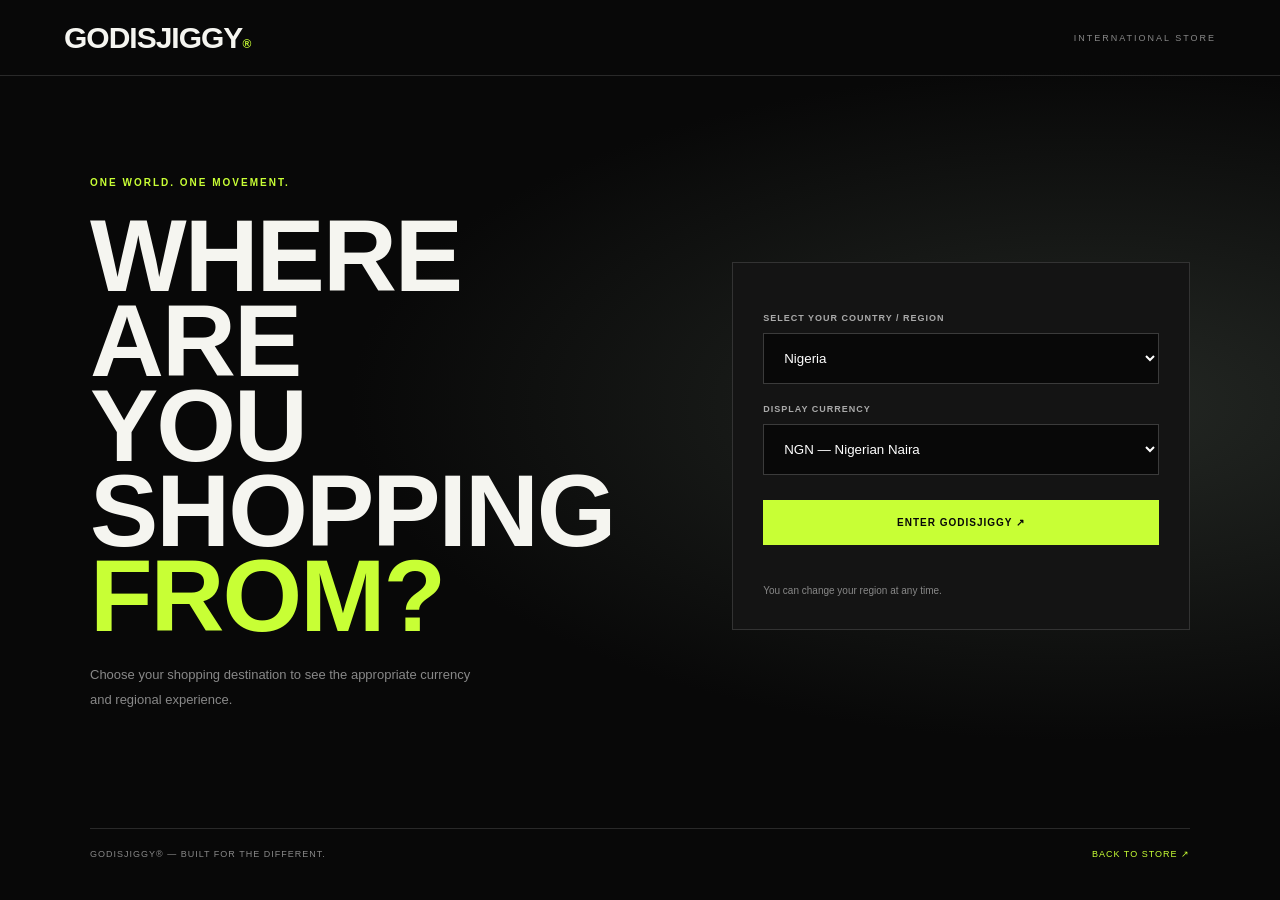
<file: index.html>
<!DOCTYPE html>
<html lang="en">
<head>
  <meta charset="UTF-8">
  <meta name="viewport" content="width=device-width, initial-scale=1.0">
  <meta name="theme-color" content="#080808">

  <meta name="description" content="GODISJIGGY® — Beyond fashion. A lifestyle. Discover exclusive streetwear, footwear, bags, accessories and the JIGGY universe.">

  <meta property="og:title" content="GODISJIGGY® — Beyond Fashion">
  <meta property="og:description" content="For the ones who move differently. Enter the JIGGY universe.">
  <meta property="og:type" content="website">

  <title>GODISJIGGY® — Beyond Fashion. A Lifestyle.</title>

  <link rel="preconnect" href="https://fonts.googleapis.com">
  <link rel="preconnect" href="https://fonts.gstatic.com" crossorigin>

  <link href="https://fonts.googleapis.com/css2?family=Barlow+Condensed:wght@500;600;700;800;900&family=DM+Sans:wght@400;500;600;700;800&display=swap" rel="stylesheet">

  <link rel="stylesheet" href="styles.css">

  <script src="products.js" defer></script>
  <script src="app.js" defer></script>
</head>

<body>

  <!-- ANNOUNCEMENT BAR -->
  <div class="announcement">
    <span>THE JIGGY ERA STARTS HERE</span>
    <span>GLOBAL SHIPPING — WORLDWIDE CULTURE</span>
    <a href="#shop">DISCOVER THE COLLECTION ↗</a>
  </div>

  <!-- MAIN NAVIGATION -->
  <header class="site-header">

    <a class="brand" href="index.html" aria-label="GODISJIGGY homepage">
      GODISJIGGY<span>®</span>
    </a>

    <nav class="desktop-nav" aria-label="Main navigation">
      <a href="#shop">SHOP</a>
      <a href="#collections">COLLECTIONS</a>
      <a href="#jiggy-reels">JIGGY TV</a>
      <a href="#world">JIGGY WORLD</a>
      <a href="#story">OUR STORY</a>
    </nav>

    <div class="header-actions">

      <button class="icon-button" id="search-toggle" aria-label="Open search">
        ⌕
      </button>

      <a class="header-link" href="account.html">ACCOUNT</a>

      <button class="cart-button" id="cart-toggle">
        BAG <span id="cart-count">0</span>
      </button>

      <button class="menu-toggle" id="menu-toggle" aria-label="Open menu">
        ☰
      </button>

    </div>
  </header>

  <!-- SEARCH PANEL -->
  <div class="search-panel" id="search-panel">
    <input
      id="search-input"
      type="search"
      placeholder="Search the JIGGY universe..."
      aria-label="Search products"
    >

    <button id="search-close" aria-label="Close search">✕</button>
  </div>

  <main>

    <!-- HERO SLIDESHOW -->
    <section class="hero hero-slideshow" id="hero">

      <div class="hero-slides">

        <!-- SLIDE 01 -->
        <article class="hero-slide is-active" data-slide="0">

          <div class="hero-slide-image hero-image-one"></div>
          <div class="hero-slide-overlay"></div>

          <div class="hero-copy">

            <p class="eyebrow">
              GODISJIGGY® PRESENTS — COLLECTION 001
            </p>

            <h1>
              BEYOND<br>
              FASHION.<br>
              <span>A LIFESTYLE.</span>
            </h1>

            <p class="hero-description">
              For the ones who move differently.
              A new expression of global street culture.
            </p>

            <a class="lime-button" href="#shop">
              DISCOVER THE COLLECTION ↗
            </a>

            <p class="hero-edition">
              THE JIGGY MOVEMENT — GLOBAL RELEASE
            </p>

          </div>

          <span class="hero-slide-label">
            01 / THE NEW MOVEMENT
          </span>

        </article>

        <!-- SLIDE 02 -->
        <article class="hero-slide" data-slide="1">

          <div class="hero-slide-image hero-image-two"></div>
          <div class="hero-slide-overlay"></div>

          <div class="hero-copy">

            <p class="eyebrow">
              NO RULES. NO UNIFORM.
            </p>

            <h1>
              MAKE<br>
              YOUR OWN<br>
              <span>RULES.</span>
            </h1>

            <p class="hero-description">
              Individuality isn't worn.
              It's lived.
            </p>

            <a class="lime-button" href="#collections">
              EXPLORE YOUR STYLE ↗
            </a>

            <p class="hero-edition">
              EXPRESSION WITHOUT LIMITS
            </p>

          </div>

          <span class="hero-slide-label">
            02 / OWN YOUR IDENTITY
          </span>

        </article>

        <!-- SLIDE 03 -->
        <article class="hero-slide" data-slide="2">

          <div class="hero-slide-image hero-image-three"></div>
          <div class="hero-slide-overlay"></div>

          <div class="hero-copy">

            <p class="eyebrow">
              THE FUTURE HAS A LOOK
            </p>

            <h1>
              NEVER<br>
              JUST<br>
              <span>ORDINARY.</span>
            </h1>

            <p class="hero-description">
              Statement pieces. Unmistakable energy.
              One global identity.
            </p>

            <a class="lime-button" href="#shop">
              SHOP THE JIGGY EDIT ↗
            </a>

            <p class="hero-edition">
              BUILT FOR THE DIFFERENT
            </p>

          </div>

          <span class="hero-slide-label">
            03 / NEVER BLEND IN
          </span>

        </article>

      </div>

      <!-- SLIDESHOW CONTROLS -->
      <div class="hero-controls">

        <button id="hero-prev" aria-label="Previous slide">
          ←
        </button>

        <div class="hero-indicators">

          <button
            class="hero-dot is-active"
            data-go="0"
            aria-label="Go to slide 1">
          </button>

          <button
            class="hero-dot"
            data-go="1"
            aria-label="Go to slide 2">
          </button>

          <button
            class="hero-dot"
            data-go="2"
            aria-label="Go to slide 3">
          </button>

        </div>

        <button id="hero-next" aria-label="Next slide">
          →
        </button>

        <span class="hero-counter">01 — 03</span>

      </div>

      <div class="hero-scroll">
        SCROLL TO DISCOVER ↓
      </div>

    </section>


    <!-- BRAND BENEFITS -->
    <section class="benefit-strip" aria-label="Store benefits">

      <div>
        <b>01</b>
        <span>GLOBAL DELIVERY</span>
      </div>

      <div>
        <b>02</b>
        <span>DESIGNED TO STAND OUT</span>
      </div>

      <div>
        <b>03</b>
        <span>SECURE SHOPPING</span>
      </div>

      <div>
        <b>04</b>
        <span>THE JIGGY STANDARD</span>
      </div>

    </section>


    <!-- COLLECTION CATEGORIES -->
    <section class="section collections-section" id="collections">

      <div class="section-heading">

        <div>
          <p class="eyebrow">FIND YOUR EXPRESSION</p>

          <h2>
            THE UNIVERSE<br>
            IS YOURS<span>.</span>
          </h2>
        </div>

        <p class="section-note">
          Different forms. One unmistakable identity.
          Explore every side of GODISJIGGY.
        </p>

      </div>

      <div class="category-grid" id="category-grid">

        <button class="category-card category-apparel" data-category="Apparel">
          <span class="category-number">01</span>
          <span class="category-symbol">G</span>
          <span class="category-name">APPAREL ↗</span>
        </button>

        <button class="category-card category-footwear" data-category="Footwear">
          <span class="category-number">02</span>
          <span class="category-symbol">J.</span>
          <span class="category-name">FOOTWEAR ↗</span>
        </button>

        <button class="category-card category-bags" data-category="Bags">
          <span class="category-number">03</span>
          <span class="category-symbol">GJ</span>
          <span class="category-name">BAGS ↗</span>
        </button>

        <button class="category-card category-headwear" data-category="Headwear">
          <span class="category-number">04</span>
          <span class="category-symbol">✳</span>
          <span class="category-name">HEADWEAR ↗</span>
        </button>

        <button class="category-card category-jewellery" data-category="Jewellery">
          <span class="category-number">05</span>
          <span class="category-symbol">∞</span>
          <span class="category-name">JEWELLERY ↗</span>
        </button>

        <button class="category-card category-accessories" data-category="Accessories">
          <span class="category-number">06</span>
          <span class="category-symbol">X</span>
          <span class="category-name">ACCESSORIES ↗</span>
        </button>

        <button class="category-card category-lifestyle" data-category="Lifestyle">
          <span class="category-number">07</span>
          <span class="category-symbol">°</span>
          <span class="category-name">LIFESTYLE ↗</span>
        </button>

      </div>

    </section>


    <!-- PRODUCT SHOP -->
    <section class="section shop-section" id="shop">

      <div class="section-heading shop-heading">

        <div>
          <p class="eyebrow">THE FIRST 50 — MADE TO MOVE</p>

          <h2>
            SHOP THE<br>
            JIGGY EDIT<span>.
            </span>
          </h2>
        </div>

        <p class="section-note">
          Explore the signature collection.
          Find the pieces that speak your language.
        </p>

      </div>

      <!-- PRODUCT FILTERS -->
      <div class="shop-toolbar">

        <div class="filter-list" id="filters">

          <button class="filter active" data-filter="All">
            ALL PIECES
          </button>

          <button class="filter" data-filter="Apparel">
            APPAREL
          </button>

          <button class="filter" data-filter="Footwear">
            FOOTWEAR
          </button>

          <button class="filter" data-filter="Bags">
            BAGS
          </button>

          <button class="filter" data-filter="Headwear">
            HEADWEAR
          </button>

          <button class="filter" data-filter="Jewellery">
            JEWELLERY
          </button>

          <button class="filter" data-filter="Accessories">
            ACCESSORIES
          </button>

          <button class="filter" data-filter="Lifestyle">
            LIFESTYLE
          </button>

        </div>

        <label class="sort-control">
          SORT

          <select id="sort-select">
            <option value="featured">Featured</option>
            <option value="low">Price: low to high</option>
            <option value="high">Price: high to low</option>
            <option value="name">Name: A–Z</option>
          </select>

        </label>

      </div>

      <p class="result-count" id="result-count">
        50 SIGNATURE PIECES
      </p>

      <div class="product-grid" id="product-grid">
        <!-- Products will be rendered here by app.js -->
      </div>

      <div class="shop-more">
        <span>THE COLLECTION DOESN'T FOLLOW.</span>
        <a href="shop.html">VIEW THE FULL EDIT ↗</a>
      </div>

    </section>


    <!-- JIGGY CAMPAIGN -->
    <section class="campaign" id="world">

      <div class="campaign-art">
        <span>GJ</span>
        <small>NOT MADE TO BLEND IN.</small>
      </div>

      <div class="campaign-copy">

        <p class="eyebrow">
          THIS IS JIGGY WORLD
        </p>

        <h2>
          NOT A TREND.<br>
          AN IDENTITY<span>.</span>
        </h2>

        <p>
          Culture moves. Style evolves.
          We create for those who bring their own
          energy to everything they do.
        </p>

        <a href="jiggy-world.html" class="outline-button">
          DISCOVER OUR WORLD ↗
        </a>

      </div>

    </section>


    <!-- JIGGY REELS / SHORT VIDEOS -->
    <section class="section jiggy-reels" id="jiggy-reels">

      <div class="section-heading">

        <div>
          <p class="eyebrow">
            THE WORLD MOVES. WE MOVE DIFFERENT.
          </p>

          <h2>
            JIGGY<br>
            IN MOTION<span>.</span>
          </h2>
        </div>

        <p class="section-note">
          Short films. Fresh energy. New perspectives.
          Welcome to the visual side of GODISJIGGY.
        </p>

      </div>

      <div class="reels-grid">

        <!-- VIDEO SLOT 01 -->
        <article class="reel-card reel-one">

          <div class="reel-placeholder" data-video-slot="campaign-001">

            <span class="reel-play">▶</span>

            <span class="reel-tag">
              AI CAMPAIGN / 001
            </span>

            <span class="reel-title">
              THE JIGGY<br>
              STATE OF MIND.
            </span>

          </div>

          <p>01 — THE CAMPAIGN FILM</p>

        </article>


        <!-- VIDEO SLOT 02 -->
        <article class="reel-card reel-two">

          <div class="reel-placeholder" data-video-slot="style-002">

            <span class="reel-play">▶</span>

            <span class="reel-tag">
              STYLE / 002
            </span>

            <span class="reel-title">
              DRESS<br>
              DIFFERENT.
            </span>

          </div>

          <p>02 — STYLE IN MOTION</p>

        </article>


        <!-- VIDEO SLOT 03 -->
        <article class="reel-card reel-three">

          <div class="reel-placeholder" data-video-slot="culture-003">

            <span class="reel-play">▶</span>

            <span class="reel-tag">
              CULTURE / 003
            </span>

            <span class="reel-title">
              NEVER<br>
              BLEND IN.
            </span>

          </div>

          <p>03 — THE CULTURE EDIT</p>

        </article>

      </div>

      <div class="reels-footer">

        <p>
          A CONSTANTLY EVOLVING VISUAL UNIVERSE.
        </p>

        <a href="jiggy-tv.html" class="reels-link">
          ENTER JIGGY TV ↗
        </a>

      </div>

    </section>


    <!-- BRAND FILM / MANIFESTO -->
    <section class="film-section" id="story">

      <div class="film-top">

        <p class="eyebrow">
          THE BRAND. THE ENERGY. THE MOVEMENT.
        </p>

        <span>GJ FILM / 001</span>

      </div>

      <div class="film-frame" data-video-slot="brand-manifesto">

        <div class="film-mark">
          GODISJIGGY®
        </div>

        <div class="film-center">

          <span class="play-symbol">▶</span>

          <p>THE JIGGY MANIFESTO</p>

        </div>

        <p class="film-caption">
          A DIFFERENT WAY TO SEE THE WORLD.
        </p>

      </div>

    </section>


    <!-- BRAND STATEMENT -->
    <section class="brand-statement">

      <p class="eyebrow">
        MORE THAN WHAT YOU WEAR.
      </p>

      <h2>
        CREATE.<br>
        WEAR.<br>
        <span>REPEAT.</span>
      </h2>

      <p>
        GODISJIGGY® is more than a fashion destination.
        It's a statement of individuality, built for those
        who refuse to blend in.
      </p>

    </section>


    <!-- NEWSLETTER -->
    <section class="newsletter">

      <div>

        <p class="eyebrow">
          GET IN THE KNOW
        </p>

        <h2>
          JOIN THE<br>
          MOVEMENT<span>.</span>
        </h2>

      </div>

      <form id="newsletter-form">

        <label for="email">
          EXCLUSIVE RELEASES. FIRST ACCESS. NO NOISE.
        </label>

        <div class="newsletter-input">

          <input
            id="email"
            type="email"
            placeholder="Your email address"
            required
          >

          <button type="submit">
            SIGN ME UP ↗
          </button>

        </div>

        <small id="newsletter-message">
          By subscribing, you agree to receive GODISJIGGY updates.
        </small>

      </form>

    </section>

  </main>


  <!-- FOOTER -->
  <footer class="site-footer">

    <div class="footer-brand">

      <a class="brand" href="index.html">
        GODISJIGGY<span>®</span>
      </a>

      <p>CREATE. WEAR. REPEAT.</p>

      <p class="footer-description">
        BEYOND FASHION. A LIFESTYLE.
      </p>

    </div>


    <div class="footer-column">

      <b>EXPLORE</b>

      <a href="#shop">Shop all</a>
      <a href="#collections">Collections</a>
      <a href="jiggy-world.html">Jiggy World</a>
      <a href="jiggy-tv.html">Jiggy TV</a>

    </div>


    <div class="footer-column">

      <b>HELP</b>

      <a href="shipping.html">Shipping</a>
      <a href="returns.html">Returns</a>
      <a href="contact.html">Contact</a>

    </div>


    <div class="footer-column">

      <b>THE BRAND</b>

      <a href="#story">Our story</a>
      <a href="account.html">My account</a>
      <a href="wishlist.html">Wishlist</a>

    </div>


    <div class="footer-column">

      <b>FOLLOW THE MOVEMENT</b>

      <a href="#" aria-label="Instagram">Instagram ↗</a>
      <a href="#" aria-label="TikTok">TikTok ↗</a>
      <a href="#" aria-label="YouTube">YouTube ↗</a>

    </div>


    <div class="footer-bottom">

      <span>
        © 2026 GODISJIGGY®. ALL RIGHTS RESERVED.
      </span>

      <span>
        BUILT FOR THE DIFFERENT.
      </span>

      <a href="region.html">
        REGION / CURRENCY ↗
      </a>

    </div>

  </footer>


  <!-- SHOPPING BAG DRAWER -->
  <aside
    class="cart-drawer"
    id="cart-drawer"
    aria-label="Shopping bag"
  >

    <div class="drawer-heading">

      <h2>
        YOUR BAG <span id="drawer-count">0</span>
      </h2>

      <button id="cart-close" aria-label="Close bag">
        ✕
      </button>

    </div>

    <div id="cart-items" class="cart-items">

      <p class="empty-cart">
        Your bag is waiting for something JIGGY.
      </p>

    </div>

    <div class="cart-total">

      <span>SUBTOTAL</span>

      <strong id="cart-total">$0</strong>

    </div>

    <a class="lime-button checkout-button" href="checkout.html">
      CONTINUE TO CHECKOUT ↗
    </a>

  </aside>


  <!-- DRAWER BACKDROP -->
  <div class="drawer-backdrop" id="drawer-backdrop"></div>


  <!-- NOTIFICATION -->
  <div
    class="toast"
    id="toast"
    role="status"
    aria-live="polite">
  </div>


</body>
</html>
</file>
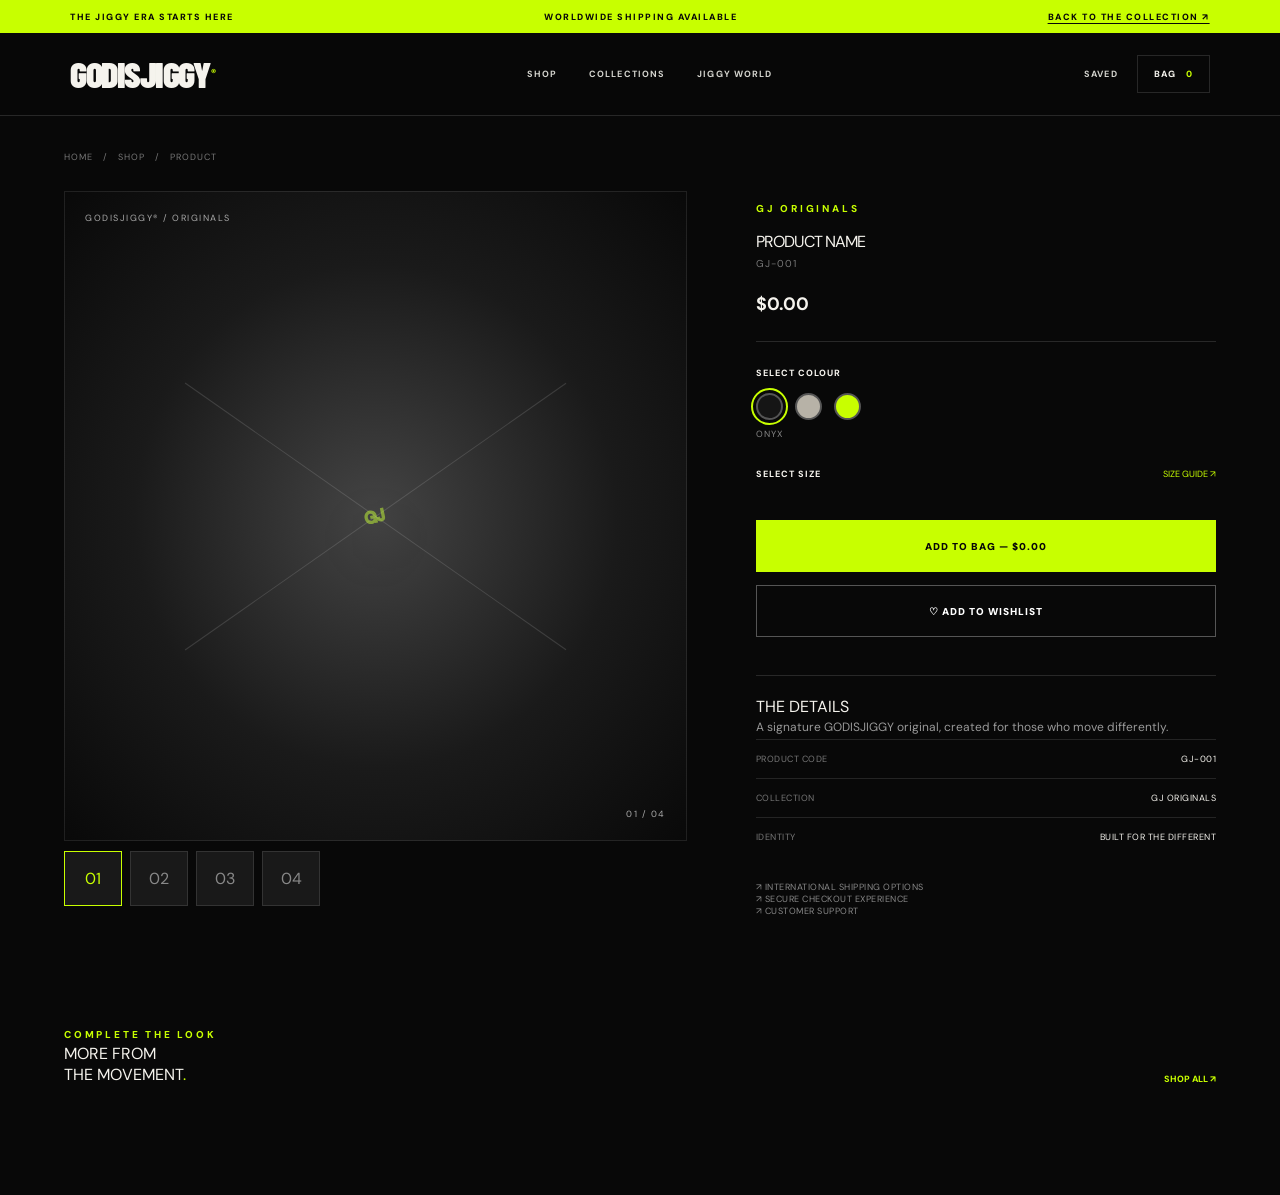
<file: product.html>
<!DOCTYPE html>
<html lang="en">
<head>
  <meta charset="UTF-8">
  <meta name="viewport" content="width=device-width, initial-scale=1.0">
  <meta name="theme-color" content="#080808">
  <title>Product — GODISJIGGY®</title>
  <link rel="preconnect" href="https://fonts.googleapis.com">
  <link rel="preconnect" href="https://fonts.gstatic.com" crossorigin>
  <link href="https://fonts.googleapis.com/css2?family=Barlow+Condensed:wght@500;600;700;800;900&family=DM+Sans:wght@400;500;600;700&display=swap" rel="stylesheet">
  <link rel="stylesheet" href="styles.css">
  <link rel="stylesheet" href="product.css">
  <script src="products.js" defer></script>
  <script src="product-page.js" defer></script>
</head>
<body class="product-page">
  <div class="announcement">
    <span>THE JIGGY ERA STARTS HERE</span>
    <span>WORLDWIDE SHIPPING AVAILABLE</span>
    <a href="index.html#shop">BACK TO THE COLLECTION ↗</a>
  </div>

  <header class="site-header">
    <a class="brand" href="index.html">GODISJIGGY<span>®</span></a>
    <nav class="desktop-nav">
      <a href="index.html#shop">SHOP</a>
      <a href="index.html#collections">COLLECTIONS</a>
      <a href="jiggy-world.html">JIGGY WORLD</a>
    </nav>
    <div class="header-actions">
      <a class="header-link" href="wishlist.html">SAVED</a>
      <button class="cart-button" id="product-cart-toggle">
        BAG <span id="product-cart-count">0</span>
      </button>
    </div>
  </header>

  <main class="product-main">
    <div class="breadcrumbs">
      <a href="index.html">HOME</a><span>/</span>
      <a href="index.html#shop">SHOP</a><span>/</span>
      <span id="breadcrumb-name">PRODUCT</span>
    </div>

    <section class="product-layout">
      <div class="product-gallery">
        <div class="main-product-image" id="main-product-image">
          <span class="gallery-edition">GODISJIGGY® / ORIGINALS</span>
          <span class="large-product-mark" id="large-product-mark">GJ</span>
          <span class="image-index">01 / 04</span>
        </div>
        <div class="gallery-thumbnails">
          <button class="gallery-thumb active" data-view="01">01</button>
          <button class="gallery-thumb" data-view="02">02</button>
          <button class="gallery-thumb" data-view="03">03</button>
          <button class="gallery-thumb" data-view="04">04</button>
        </div>
      </div>

      <div class="product-details">
        <p class="eyebrow" id="product-category">GJ ORIGINALS</p>
        <h1 id="product-name">PRODUCT NAME</h1>
        <p class="product-sku" id="product-sku">GJ-001</p>
        <div class="product-price-large" id="product-price">$0.00</div>

        <div class="product-divider"></div>

        <p class="option-label">SELECT COLOUR</p>
        <div class="colour-options" id="colour-options">
          <button class="colour-chip selected" data-colour="Onyx" aria-label="Onyx"></button>
          <button class="colour-chip" data-colour="Stone" aria-label="Stone"></button>
          <button class="colour-chip" data-colour="Volt" aria-label="Volt"></button>
        </div>
        <p class="selected-colour" id="selected-colour">ONYX</p>

        <div class="size-heading">
          <span class="option-label">SELECT SIZE</span>
          <button class="size-guide" id="size-guide">SIZE GUIDE ↗</button>
        </div>
        <div class="size-options" id="size-options"></div>
        <p class="size-message" id="size-message" aria-live="polite"></p>

        <button class="add-product-button" id="add-product">ADD TO BAG — <span id="button-price">$0.00</span></button>
        <button class="wishlist-button" id="save-product">♡ ADD TO WISHLIST</button>

        <div class="product-description">
          <h2>THE DETAILS</h2>
          <p id="product-description">A signature GODISJIGGY original, created for those who move differently.</p>
          <div class="detail-row"><span>PRODUCT CODE</span><span id="detail-sku">GJ-001</span></div>
          <div class="detail-row"><span>COLLECTION</span><span>GJ ORIGINALS</span></div>
          <div class="detail-row"><span>IDENTITY</span><span>BUILT FOR THE DIFFERENT</span></div>
        </div>
        <div class="product-service">
          <p>↗ INTERNATIONAL SHIPPING OPTIONS</p>
          <p>↗ SECURE CHECKOUT EXPERIENCE</p>
          <p>↗ CUSTOMER SUPPORT</p>
        </div>
      </div>
    </section>

    <section class="related-section">
      <div class="related-heading">
        <div><p class="eyebrow">COMPLETE THE LOOK</p><h2>MORE FROM<br>THE MOVEMENT<span>.</span></h2></div>
        <a href="index.html#shop">SHOP ALL ↗</a>
      </div>
      <div class="related-grid" id="related-grid"></div>
    </section>
  </main>

  <aside class="product-cart-drawer" id="product-cart-drawer">
    <div class="drawer-heading">
      <h2>YOUR BAG <span id="drawer-item-count">0</span></h2>
      <button id="close-product-cart" aria-label="Close bag">✕</button>
    </div>
    <div id="product-cart-items" class="cart-items"></div>
    <div class="cart-total"><span>SUBTOTAL</span><strong id="product-cart-total">$0.00</strong></div>
    <a class="lime-button checkout-button" href="checkout.html">CONTINUE TO CHECKOUT ↗</a>
  </aside>
  <div class="product-cart-backdrop" id="product-cart-backdrop"></div>
  <div class="toast" id="product-toast" role="status" aria-live="polite"></div>

  <script>
    document.getElementById("size-guide").addEventListener("click", () => {
      alert("Size guide: XS, S, M, L, XL and XXL. Please check the product measurements before ordering.");
    });
  </script>
</body>
</html>
</file>
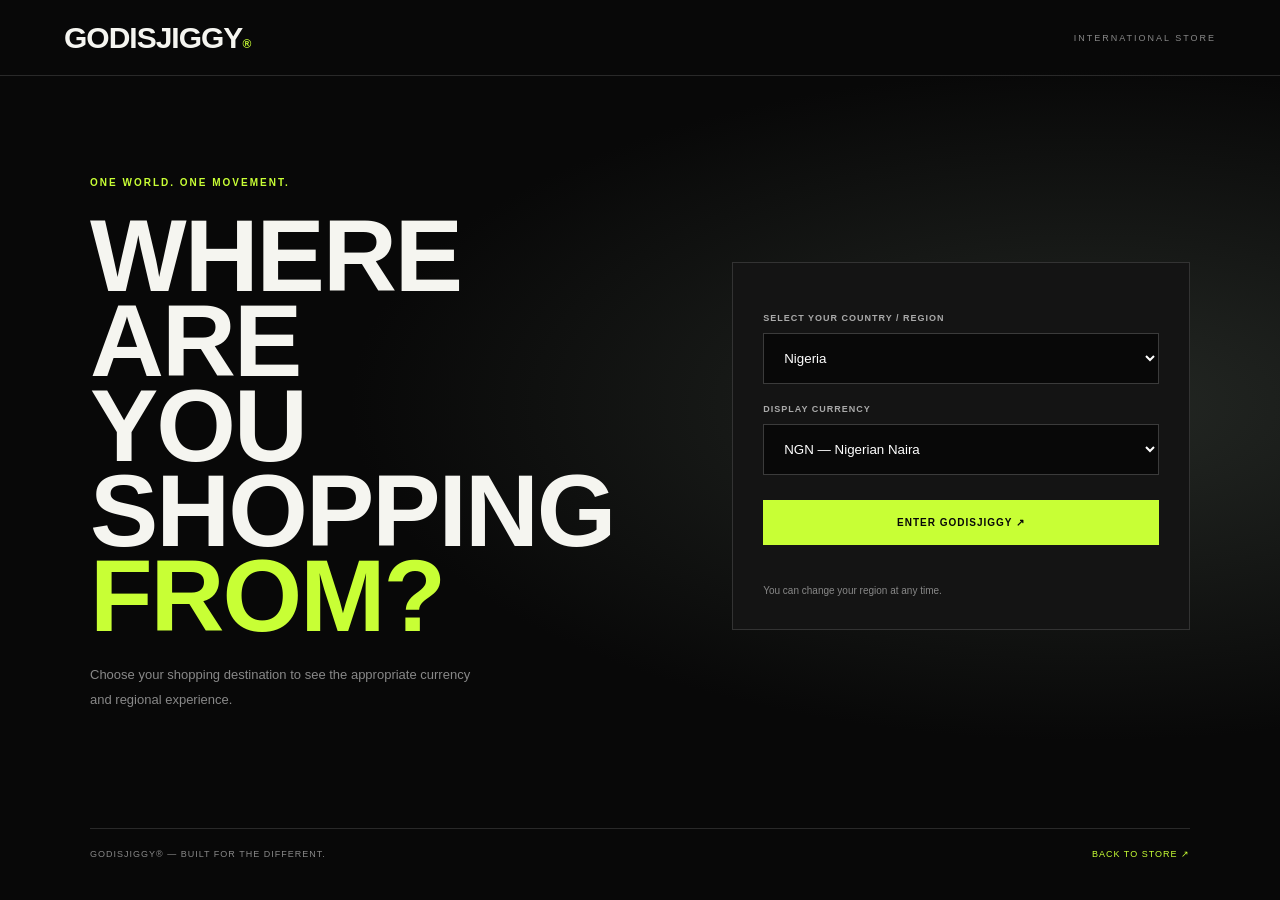
<file: region.html>
<!DOCTYPE html>
<html lang="en">
<head>
  <meta charset="UTF-8">
  <meta name="viewport" content="width=device-width, initial-scale=1.0">
  <meta name="theme-color" content="#080808">
  <title>Choose Your Region — GODISJIGGY®</title>
  <link rel="stylesheet" href="region.css">
  <script src="region.js" defer></script>
</head>
<body>
  <header class="region-header">
    <a href="index.html" class="logo">GODISJIGGY<span>®</span></a>
    <span>INTERNATIONAL STORE</span>
  </header>

  <main class="region-main">
    <div class="region-intro">
      <p class="eyebrow">ONE WORLD. ONE MOVEMENT.</p>
      <h1>WHERE ARE<br>YOU SHOPPING<br><span>FROM?</span></h1>
      <p>Choose your shopping destination to see the appropriate currency and regional experience.</p>
    </div>

    <section class="region-panel">
      <label for="country">SELECT YOUR COUNTRY / REGION</label>
      <select id="country">
        <option value="NG">Nigeria</option>
        <option value="US">United States</option>
        <option value="GB">United Kingdom</option>
        <option value="EU">European Union</option>
        <option value="GH">Ghana</option>
        <option value="ZA">South Africa</option>
        <option value="CA">Canada</option>
        <option value="AU">Australia</option>
        <option value="ROW">Rest of the World</option>
      </select>

      <label for="currency">DISPLAY CURRENCY</label>
      <select id="currency">
        <option value="NGN">NGN — Nigerian Naira</option>
        <option value="USD">USD — US Dollar</option>
        <option value="GBP">GBP — British Pound</option>
        <option value="EUR">EUR — Euro</option>
        <option value="GHS">GHS — Ghanaian Cedi</option>
        <option value="ZAR">ZAR — South African Rand</option>
        <option value="CAD">CAD — Canadian Dollar</option>
        <option value="AUD">AUD — Australian Dollar</option>
      </select>

      <button id="save-region">ENTER GODISJIGGY ↗</button>
      <p id="region-message" aria-live="polite"></p>
      <small>You can change your region at any time.</small>
    </section>

    <div class="region-footer">
      <span>GODISJIGGY® — BUILT FOR THE DIFFERENT.</span>
      <a href="index.html">BACK TO STORE ↗</a>
    </div>
  </main>
</body>
</html>
</file>
<file: styles.css>
/* =========================================================
   GODISJIGGY® — GLOBAL FASHION EXPERIENCE
   Main homepage stylesheet
   ========================================================= */

/* 01. DESIGN SYSTEM */

:root {
  --black: #080808;
  --deep-black: #050505;
  --surface: #111111;
  --surface-light: #191919;
  --white: #f5f3ed;
  --muted: #92928c;
  --lime: #c8ff00;
  --line: rgba(255,255,255,.13);
  --font-display: "Barlow Condensed", sans-serif;
  --font-body: "DM Sans", sans-serif;
  --page-padding: clamp(20px, 5.5vw, 88px);
  --transition: .35s cubic-bezier(.2,.7,.2,1);
}

* {
  box-sizing: border-box;
  margin: 0;
  padding: 0;
}

html {
  scroll-behavior: smooth;
  scroll-padding-top: 100px;
}

body {
  background: var(--black);
  color: var(--white);
  font-family: var(--font-body);
  overflow-x: hidden;
  -webkit-font-smoothing: antialiased;
}

body,
button,
input,
select {
  font-family: var(--font-body);
}

button,
a {
  -webkit-tap-highlight-color: transparent;
}

button {
  color: inherit;
  cursor: pointer;
}

a {
  color: inherit;
  text-decoration: none;
}

button,
input,
select {
  font-size: inherit;
}

img,
video {
  display: block;
  max-width: 100%;
}

::selection {
  background: var(--lime);
  color: var(--black);
}

.section {
  padding: 115px var(--page-padding);
}

.eyebrow {
  color: var(--lime);
  font-size: 10px;
  font-weight: 800;
  letter-spacing: 2.8px;
  line-height: 1.6;
  text-transform: uppercase;
}

.section-heading {
  display: flex;
  align-items: flex-end;
  justify-content: space-between;
  gap: 35px;
  margin-bottom: 48px;
}

.section-heading h2 {
  margin-top: 15px;
  font-family: var(--font-display);
  font-size: clamp(55px, 8vw, 112px);
  font-weight: 900;
  letter-spacing: -3px;
  line-height: .79;
  text-transform: uppercase;
}

.section-heading h2 span,
.campaign-copy h2 span,
.newsletter h2 span {
  color: var(--lime);
}

.section-note {
  max-width: 320px;
  color: var(--muted);
  font-size: 12px;
  line-height: 1.9;
}


/* 02. ANNOUNCEMENT BAR */

.announcement {
  min-height: 33px;
  padding: 8px var(--page-padding);
  display: flex;
  align-items: center;
  justify-content: space-between;
  gap: 15px;
  background: var(--lime);
  color: var(--black);
  font-size: 9px;
  font-weight: 800;
  letter-spacing: 1.5px;
}

.announcement a {
  text-decoration: underline;
  text-underline-offset: 3px;
}


/* 03. NAVIGATION */

.site-header {
  position: sticky;
  z-index: 100;
  top: 0;
  width: 100%;
  min-height: 83px;
  padding: 0 var(--page-padding);
  display: flex;
  align-items: center;
  justify-content: space-between;
  gap: 30px;
  background: rgba(8,8,8,.94);
  border-bottom: 1px solid var(--line);
  backdrop-filter: blur(18px);
}

.brand {
  flex-shrink: 0;
  font-family: var(--font-display);
  font-size: 36px;
  font-weight: 900;
  letter-spacing: -1.5px;
  line-height: 1;
}

.brand span {
  position: relative;
  top: -12px;
  margin-left: 2px;
  color: var(--lime);
  font-family: var(--font-body);
  font-size: 10px;
}

.desktop-nav {
  display: flex;
  align-items: center;
  justify-content: center;
  gap: clamp(17px, 2.5vw, 36px);
}

.desktop-nav a,
.header-link {
  position: relative;
  color: #d4d4ce;
  font-size: 9px;
  font-weight: 700;
  letter-spacing: 1.1px;
  transition: color var(--transition);
}

.desktop-nav a::after {
  position: absolute;
  right: 0;
  bottom: -8px;
  left: 0;
  height: 1px;
  background: var(--lime);
  content: "";
  transform: scaleX(0);
  transform-origin: left;
  transition: transform var(--transition);
}

.desktop-nav a:hover,
.header-link:hover {
  color: var(--lime);
}

.desktop-nav a:hover::after {
  transform: scaleX(1);
}

.header-actions {
  display: flex;
  align-items: center;
  gap: 19px;
}

.icon-button,
.menu-toggle {
  padding: 5px;
  border: 0;
  background: transparent;
  font-size: 25px;
}

.cart-button {
  padding: 12px 16px;
  border: 1px solid var(--line);
  background: transparent;
  font-size: 9px;
  font-weight: 800;
  letter-spacing: 1px;
  transition: all var(--transition);
}

.cart-button:hover {
  border-color: var(--lime);
  color: var(--lime);
}

.cart-button span {
  margin-left: 7px;
  color: var(--lime);
}

.menu-toggle {
  display: none;
}


/* 04. SEARCH PANEL */

.search-panel {
  position: fixed;
  z-index: 150;
  top: 83px;
  right: 0;
  left: 0;
  padding: 25px var(--page-padding);
  display: none;
  align-items: center;
  gap: 20px;
  background: #111;
  border-bottom: 1px solid var(--line);
}

.search-panel.is-open {
  display: flex;
}

.search-panel input {
  width: 100%;
  padding: 15px 0;
  border: 0;
  border-bottom: 1px solid var(--line);
  outline: none;
  background: transparent;
  color: var(--white);
  font-size: 17px;
}

.search-panel button {
  border: 0;
  background: transparent;
  font-size: 20px;
}


/* 05. HERO SLIDESHOW */

.hero {
  position: relative;
  min-height: min(790px, 83vh);
  min-height: min(790px, 83svh);
  overflow: hidden;
  background: #111;
}

.hero-slides {
  position: absolute;
  inset: 0;
}

.hero-slide {
  position: absolute;
  inset: 0;
  display: flex;
  align-items: center;
  padding: 80px var(--page-padding) 110px;
  opacity: 0;
  visibility: hidden;
  transition: opacity 1s ease, visibility 1s;
}

.hero-slide.is-active {
  z-index: 2;
  opacity: 1;
  visibility: visible;
}

.hero-slide-image {
  position: absolute;
  inset: 0;
  background-size: cover;
  background-position: center;
  transform: scale(1.08);
  transition: transform 7s ease;
}

.hero-slide.is-active .hero-slide-image {
  transform: scale(1);
}

/* Temporary artwork — replace with campaign images later */

.hero-image-one {
  background:
    radial-gradient(ellipse at 75% 35%, rgba(194,255,0,.2), transparent 26%),
    radial-gradient(ellipse at 80% 75%, #343c26 0%, transparent 35%),
    linear-gradient(110deg, #090909 10%, #171a12 48%, #33392c 100%);
}

.hero-image-two {
  background:
    radial-gradient(ellipse at 72% 40%, rgba(200,255,0,.25), transparent 24%),
    radial-gradient(ellipse at 75% 70%, #6c5142 0%, transparent 37%),
    linear-gradient(110deg, #0b0b0b, #28221f 55%, #504034);
}

.hero-image-three {
  background:
    radial-gradient(ellipse at 78% 35%, rgba(200,255,0,.18), transparent 25%),
    radial-gradient(ellipse at 75% 80%, #343d51 0%, transparent 36%),
    linear-gradient(110deg, #070707, #151923 55%, #343d51);
}

.hero-slide-overlay {
  position: absolute;
  inset: 0;
  background:
    linear-gradient(90deg, rgba(0,0,0,.91) 0%, rgba(0,0,0,.68) 40%, rgba(0,0,0,.08) 100%),
    linear-gradient(0deg, rgba(0,0,0,.55), transparent 45%);
}

.hero-copy {
  position: relative;
  z-index: 3;
  width: min(750px, 100%);
  padding-top: 25px;
}

.hero-copy h1 {
  margin: 25px 0;
  font-family: var(--font-display);
  font-size: clamp(78px, 12vw, 164px);
  font-weight: 900;
  letter-spacing: -5px;
  line-height: .72;
  text-transform: uppercase;
}

.hero-copy h1 span {
  color: var(--lime);
}

.hero-description {
  max-width: 390px;
  margin-bottom: 28px;
  color: #c0c0b9;
  font-size: 13px;
  line-height: 1.8;
}

.lime-button {
  min-height: 48px;
  padding: 15px 22px;
  display: inline-flex;
  align-items: center;
  justify-content: center;
  gap: 12px;
  border: 1px solid var(--lime);
  background: var(--lime);
  color: var(--black);
  font-size: 9px;
  font-weight: 900;
  letter-spacing: 1.2px;
  transition: all var(--transition);
}

.lime-button:hover {
  background: transparent;
  color: var(--lime);
  transform: translateY(-3px);
}

.hero-edition {
  margin-top: 35px;
  color: rgba(255,255,255,.5);
  font-size: 8px;
  font-weight: 700;
  letter-spacing: 2px;
}

.hero-slide-label {
  position: absolute;
  right: var(--page-padding);
  bottom: 100px;
  color: rgba(255,255,255,.7);
  font-size: 8px;
  font-weight: 700;
  letter-spacing: 2px;
}

.hero-controls {
  position: absolute;
  z-index: 5;
  right: var(--page-padding);
  bottom: 37px;
  display: flex;
  align-items: center;
  gap: 18px;
}

.hero-controls > button {
  width: 35px;
  height: 35px;
  border: 1px solid rgba(255,255,255,.35);
  border-radius: 50%;
  background: transparent;
  font-size: 15px;
  transition: all var(--transition);
}

.hero-controls > button:hover {
  border-color: var(--lime);
  color: var(--lime);
}

.hero-indicators {
  display: flex;
  gap: 8px;
}

.hero-dot {
  width: 18px;
  height: 3px;
  border: 0;
  background: rgba(255,255,255,.3);
  transition: all var(--transition);
}

.hero-dot.is-active {
  width: 42px;
  background: var(--lime);
}

.hero-counter {
  margin-left: 8px;
  color: white;
  font-size: 9px;
  letter-spacing: 2px;
}

.hero-scroll {
  position: absolute;
  z-index: 4;
  bottom: 47px;
  left: var(--page-padding);
  color: rgba(255,255,255,.55);
  font-size: 8px;
  font-weight: 700;
  letter-spacing: 2px;
}


/* 06. BENEFIT STRIP */

.benefit-strip {
  min-height: 77px;
  padding: 20px var(--page-padding);
  display: grid;
  grid-template-columns: repeat(4, 1fr);
  align-items: center;
  gap: 20px;
  background: var(--lime);
  color: var(--black);
}

.benefit-strip div {
  display: flex;
  align-items: center;
  justify-content: center;
  gap: 12px;
}

.benefit-strip b {
  font-family: var(--font-display);
  font-size: 22px;
  font-weight: 900;
}

.benefit-strip span {
  font-size: 8px;
  font-weight: 900;
  letter-spacing: 1px;
}


/* 07. COLLECTION GRID */

.collections-section {
  padding-bottom: 80px;
}

.category-grid {
  display: grid;
  grid-template-columns: repeat(4, 1fr);
  gap: 12px;
}

.category-card {
  position: relative;
  min-height: 280px;
  padding: 20px;
  display: flex;
  flex-direction: column;
  align-items: flex-start;
  justify-content: space-between;
  overflow: hidden;
  border: 1px solid rgba(255,255,255,.08);
  background: #171717;
  text-align: left;
  transition: transform var(--transition), border-color var(--transition);
}

.category-card::before {
  position: absolute;
  inset: 0;
  background: linear-gradient(145deg, transparent, rgba(0,0,0,.8));
  content: "";
  transition: opacity var(--transition);
}

.category-card:hover {
  border-color: var(--lime);
  transform: translateY(-5px);
}

.category-number,
.category-name,
.category-symbol {
  position: relative;
  z-index: 2;
}

.category-number {
  color: rgba(255,255,255,.6);
  font-size: 9px;
  letter-spacing: 2px;
}

.category-symbol {
  align-self: center;
  font-family: var(--font-display);
  font-size: clamp(65px, 9vw, 130px);
  font-weight: 900;
  color: rgba(255,255,255,.16);
  transition: transform .6s ease, color .6s ease;
}

.category-card:hover .category-symbol {
  color: var(--lime);
  transform: rotate(-10deg) scale(1.1);
}

.category-name {
  font-size: 10px;
  font-weight: 900;
  letter-spacing: 1.5px;
}

.category-apparel {
  background: linear-gradient(140deg, #343b2a, #101010 75%);
}

.category-footwear {
  background: linear-gradient(140deg, #3b302a, #111 75%);
}

.category-bags {
  background: linear-gradient(140deg, #242e38, #101010 75%);
}

.category-headwear {
  background: linear-gradient(140deg, #3b3730, #111 75%);
}

.category-jewellery {
  background: linear-gradient(140deg, #51432c, #101010 75%);
}

.category-accessories {
  background: linear-gradient(140deg, #353535, #101010 75%);
}

.category-lifestyle {
  background: linear-gradient(140deg, #263e35, #101010 75%);
}


/* 08. SHOP SECTION */

.shop-section {
  background: #101010;
}

.shop-toolbar {
  padding: 20px 0;
  display: flex;
  align-items: center;
  justify-content: space-between;
  gap: 20px;
  border-top: 1px solid var(--line);
  border-bottom: 1px solid var(--line);
}

.filter-list {
  display: flex;
  align-items: center;
  flex-wrap: wrap;
  gap: 8px;
}

.filter {
  padding: 9px 13px;
  border: 1px solid transparent;
  background: transparent;
  color: #aaa;
  font-size: 8px;
  font-weight: 800;
  letter-spacing: .8px;
  transition: all var(--transition);
}

.filter:hover,
.filter.active {
  border-color: var(--lime);
  color: var(--lime);
}

.sort-control {
  display: flex;
  align-items: center;
  gap: 10px;
  color: var(--muted);
  font-size: 8px;
  font-weight: 800;
  letter-spacing: 1px;
}

.sort-control select {
  max-width: 150px;
  padding: 9px;
  border: 1px solid var(--line);
  outline: none;
  background: #151515;
  color: var(--white);
  font-size: 9px;
}

.result-count {
  padding: 25px 0;
  color: var(--muted);
  font-size: 9px;
  font-weight: 700;
  letter-spacing: 1.5px;
}

.product-grid {
  display: grid;
  grid-template-columns: repeat(4, minmax(0, 1fr));
  gap: 35px 13px;
}

.product-card {
  min-width: 0;
  position: relative;
}

.product-art {
  position: relative;
  min-height: 320px;
  display: flex;
  align-items: center;
  justify-content: center;
  overflow: hidden;
  background: #202020;
}

.product-art::before {
  position: absolute;
  inset: 0;
  background: radial-gradient(circle, rgba(255,255,255,.1), transparent 65%);
  content: "";
}

.product-art > * {
  position: relative;
  z-index: 1;
}

.product-art-mark {
  color: rgba(255,255,255,.17);
  font-family: var(--font-display);
  font-size: 100px;
  font-weight: 900;
  transition: transform .7s ease, color .7s ease;
}

.product-card:hover .product-art-mark {
  color: var(--lime);
  transform: rotate(-10deg) scale(1.15);
}

.product-info {
  padding: 14px 2px;
}

.product-info h3 {
  margin: 7px 0;
  font-size: 12px;
  font-weight: 700;
}

.product-info h3 a:hover {
  color: var(--lime);
}

.product-info p {
  color: var(--muted);
  font-size: 9px;
}

.product-price {
  margin-top: 9px;
  font-size: 11px;
  font-weight: 800;
}

.product-badge {
  position: absolute;
  z-index: 3;
  top: 12px;
  left: 12px;
  padding: 6px 9px;
  background: var(--lime);
  color: var(--black);
  font-size: 8px;
  font-weight: 900;
  letter-spacing: 1px;
}

.product-add {
  position: absolute;
  z-index: 4;
  right: 12px;
  bottom: 12px;
  width: 38px;
  height: 38px;
  border: 0;
  border-radius: 50%;
  background: var(--lime);
  color: var(--black);
  font-size: 19px;
  transition: transform var(--transition);
}

.product-add:hover {
  transform: rotate(90deg);
}

.shop-more {
  margin-top: 55px;
  padding-top: 22px;
  display: flex;
  align-items: center;
  justify-content: space-between;
  gap: 20px;
  border-top: 1px solid var(--line);
}

.shop-more span,
.shop-more a {
  font-size: 9px;
  font-weight: 800;
  letter-spacing: 1.5px;
}

.shop-more span {
  color: var(--muted);
}

.shop-more a {
  color: var(--lime);
}


/* 09. CAMPAIGN SECTION */

.campaign {
  min-height: 590px;
  padding: 80px var(--page-padding);
  display: grid;
  grid-template-columns: 1fr 1fr;
  align-items: center;
  gap: 60px;
  overflow: hidden;
  background: #171717;
}

.campaign-art {
  position: relative;
  min-height: 400px;
  display: flex;
  align-items: center;
  justify-content: center;
  overflow: hidden;
  background:
    radial-gradient(circle at center, rgba(200,255,0,.2), transparent 35%),
    linear-gradient(145deg, #252a20, #080808);
}

.campaign-art::before,
.campaign-art::after {
  position: absolute;
  width: 330px;
  height: 330px;
  border: 1px solid rgba(200,255,0,.25);
  border-radius: 50%;
  content: "";
}

.campaign-art::after {
  width: 450px;
  height: 450px;
}

.campaign-art > span {
  position: relative;
  z-index: 1;
  color: var(--lime);
  font-family: var(--font-display);
  font-size: clamp(120px, 18vw, 250px);
  font-weight: 900;
  letter-spacing: -15px;
}

.campaign-art small {
  position: absolute;
  bottom: 25px;
  left: 25px;
  color: rgba(255,255,255,.6);
  font-size: 8px;
  font-weight: 800;
  letter-spacing: 2px;
}

.campaign-copy h2 {
  margin: 25px 0;
  font-family: var(--font-display);
  font-size: clamp(55px, 7vw, 100px);
  font-weight: 900;
  line-height: .82;
}

.campaign-copy > p:not(.eyebrow) {
  max-width: 390px;
  margin-bottom: 28px;
  color: var(--muted);
  font-size: 12px;
  line-height: 1.9;
}

.outline-button {
  padding: 15px 20px;
  display: inline-block;
  border: 1px solid var(--white);
  font-size: 9px;
  font-weight: 800;
  letter-spacing: 1px;
  transition: all var(--transition);
}

.outline-button:hover {
  border-color: var(--lime);
  background: var(--lime);
  color: var(--black);
}


/* 10. JIGGY REELS */

.jiggy-reels {
  background: #080808;
}

.reels-grid {
  display: grid;
  grid-template-columns: repeat(3, minmax(0, 1fr));
  gap: 17px;
}

.reel-card {
  min-width: 0;
}

.reel-placeholder {
  position: relative;
  min-height: 470px;
  aspect-ratio: 9 / 14;
  display: flex;
  flex-direction: column;
  justify-content: space-between;
  padding: 20px;
  overflow: hidden;
  background: #202020;
  isolation: isolate;
}

.reel-placeholder::before {
  position: absolute;
  z-index: -1;
  inset: 0;
  background: linear-gradient(0deg, rgba(0,0,0,.88), transparent 70%);
  content: "";
}

.reel-one .reel-placeholder {
  background:
    radial-gradient(ellipse at 60% 35%, #7b8155, transparent 35%),
    linear-gradient(145deg, #283128, #080808);
}

.reel-two .reel-placeholder {
  background:
    radial-gradient(ellipse at 50% 40%, #745545, transparent 38%),
    linear-gradient(145deg, #30231e, #090909);
}

.reel-three .reel-placeholder {
  background:
    radial-gradient(ellipse at 60% 35%, #455a73, transparent 38%),
    linear-gradient(145deg, #192531, #080808);
}

.reel-play {
  position: absolute;
  top: 50%;
  left: 50%;
  width: 58px;
  height: 58px;
  display: flex;
  align-items: center;
  justify-content: center;
  border: 1px solid rgba(255,255,255,.7);
  border-radius: 50%;
  background: rgba(0,0,0,.2);
  color: var(--lime);
  font-size: 16px;
  transform: translate(-50%, -50%);
  transition: all var(--transition);
}

.reel-placeholder:hover .reel-play {
  background: var(--lime);
  color: var(--black);
  transform: translate(-50%, -50%) scale(1.15);
}

.reel-tag {
  align-self: flex-start;
  padding: 7px 10px;
  border: 1px solid rgba(255,255,255,.35);
  background: rgba(0,0,0,.2);
  font-size: 8px;
  font-weight: 800;
  letter-spacing: 1px;
}

.reel-title {
  font-family: var(--font-display);
  font-size: clamp(30px, 4vw, 53px);
  font-weight: 900;
  line-height: .85;
}

.reel-card > p {
  padding: 15px 0;
  color: var(--muted);
  font-size: 8px;
  font-weight: 800;
  letter-spacing: 1.5px;
}

.reels-footer {
  margin-top: 25px;
  padding-top: 20px;
  display: flex;
  justify-content: space-between;
  gap: 20px;
  border-top: 1px solid var(--line);
}

.reels-footer p,
.reels-link {
  font-size: 9px;
  font-weight: 800;
  letter-spacing: 1.2px;
}

.reels-footer p {
  color: var(--muted);
}

.reels-link {
  color: var(--lime);
}


/* 11. BRAND FILM */

.film-section {
  padding: 80px var(--page-padding);
  background: #111;
}

.film-top {
  margin-bottom: 20px;
  display: flex;
  justify-content: space-between;
  gap: 20px;
}

.film-top span {
  color: var(--muted);
  font-size: 8px;
  letter-spacing: 1.5px;
}

.film-frame {
  position: relative;
  min-height: 570px;
  display: flex;
  align-items: center;
  justify-content: center;
  overflow: hidden;
  background:
    radial-gradient(ellipse at center, rgba(200,255,0,.17), transparent 32%),
    linear-gradient(130deg, #1c2118, #080808 55%, #242424);
}

.film-frame::before {
  position: absolute;
  inset: 0;
  background: linear-gradient(0deg, rgba(0,0,0,.65), transparent);
  content: "";
}

.film-mark {
  position: absolute;
  top: 35px;
  left: 35px;
  color: rgba(255,255,255,.2);
  font-family: var(--font-display);
  font-size: clamp(40px, 7vw, 90px);
  font-weight: 900;
}

.film-center {
  position: relative;
  z-index: 2;
  display: flex;
  flex-direction: column;
  align-items: center;
  gap: 20px;
}

.play-symbol {
  width: 75px;
  height: 75px;
  display: flex;
  align-items: center;
  justify-content: center;
  border: 1px solid var(--lime);
  border-radius: 50%;
  color: var(--lime);
  transition: all var(--transition);
}

.film-frame:hover .play-symbol {
  background: var(--lime);
  color: var(--black);
  transform: scale(1.1);
}

.film-center p {
  font-size: 10px;
  font-weight: 800;
  letter-spacing: 3px;
}

.film-caption {
  position: absolute;
  right: 30px;
  bottom: 25px;
  color: rgba(255,255,255,.5);
  font-size: 8px;
  letter-spacing: 2px;
}


/* 12. BRAND STATEMENT */

.brand-statement {
  padding: 120px 20px;
  display: flex;
  flex-direction: column;
  align-items: center;
  text-align: center;
  background: var(--lime);
  color: var(--black);
}

.brand-statement .eyebrow {
  color: #303d00;
}

.brand-statement h2 {
  margin: 30px 0;
  font-family: var(--font-display);
  font-size: clamp(80px, 16vw, 200px);
  font-weight: 900;
  letter-spacing: -6px;
  line-height: .7;
}

.brand-statement h2 span {
  color: rgba(0,0,0,.35);
}

.brand-statement > p:last-child {
  max-width: 440px;
  margin-top: 15px;
  font-size: 12px;
  font-weight: 600;
  line-height: 1.9;
}


/* 13. NEWSLETTER */

.newsletter {
  padding: 90px var(--page-padding);
  display: grid;
  grid-template-columns: 1fr 1fr;
  align-items: center;
  gap: 60px;
  border-bottom: 1px solid var(--line);
}

.newsletter h2 {
  margin-top: 20px;
  font-family: var(--font-display);
  font-size: clamp(60px, 8vw, 100px);
  font-weight: 900;
  line-height: .8;
}

.newsletter form > label {
  display: block;
  margin-bottom: 15px;
  color: var(--muted);
  font-size: 9px;
  font-weight: 800;
  letter-spacing: 1px;
}

.newsletter-input {
  display: flex;
  border-bottom: 1px solid rgba(255,255,255,.5);
}

.newsletter-input input {
  width: 100%;
  min-width: 0;
  padding: 18px 5px;
  border: 0;
  outline: none;
  background: transparent;
  color: var(--white);
  font-size: 12px;
}

.newsletter-input button {
  flex-shrink: 0;
  padding: 15px 10px;
  border: 0;
  background: transparent;
  color: var(--lime);
  font-size: 9px;
  font-weight: 900;
  letter-spacing: 1px;
}

.newsletter form small {
  display: block;
  margin-top: 14px;
  color: var(--muted);
  font-size: 9px;
  line-height: 1.7;
}


/* 14. FOOTER */

.site-footer {
  padding: 75px var(--page-padding) 25px;
  display: grid;
  grid-template-columns: 1.6fr repeat(4, 1fr);
  gap: 35px;
}

.footer-brand .brand {
  display: inline-block;
  font-size: 40px;
}

.footer-brand > p {
  margin-top: 15px;
  font-size: 9px;
  font-weight: 800;
  letter-spacing: 2px;
}

.footer-brand .footer-description {
  color: var(--muted);
}

.footer-column {
  display: flex;
  flex-direction: column;
  align-items: flex-start;
  gap: 16px;
}

.footer-column b {
  margin-bottom: 5px;
  color: var(--lime);
  font-size: 9px;
  letter-spacing: 1.5px;
}

.footer-column a {
  color: var(--muted);
  font-size: 10px;
  transition: color var(--transition);
}

.footer-column a:hover {
  color: var(--lime);
}

.footer-bottom {
  grid-column: 1 / -1;
  margin-top: 45px;
  padding-top: 23px;
  display: flex;
  justify-content: space-between;
  flex-wrap: wrap;
  gap: 15px;
  border-top: 1px solid var(--line);
}

.footer-bottom span,
.footer-bottom a {
  color: var(--muted);
  font-size: 8px;
  font-weight: 700;
  letter-spacing: 1px;
}

.footer-bottom a {
  color: var(--lime);
}


/* 15. SHOPPING BAG DRAWER */

.cart-drawer {
  position: fixed;
  z-index: 300;
  top: 0;
  right: 0;
  bottom: 0;
  width: min(440px, 100%);
  padding: 30px;
  display: flex;
  flex-direction: column;
  background: #111;
  box-shadow: -20px 0 60px rgba(0,0,0,.4);
  transform: translateX(105%);
  transition: transform .4s cubic-bezier(.2,.7,.2,1);
}

.cart-drawer.is-open {
  transform: translateX(0);
}

.drawer-heading {
  padding-bottom: 22px;
  display: flex;
  justify-content: space-between;
  border-bottom: 1px solid var(--line);
}

.drawer-heading h2 {
  font-family: var(--font-display);
  font-size: 30px;
  font-weight: 900;
}

.drawer-heading h2 span {
  color: var(--lime);
}

.drawer-heading button {
  border: 0;
  background: transparent;
  font-size: 20px;
}

.cart-items {
  flex: 1;
  padding: 25px 0;
  overflow-y: auto;
}

.empty-cart {
  margin-top: 30px;
  color: var(--muted);
  font-size: 12px;
  text-align: center;
}

.cart-total {
  padding: 22px 0;
  display: flex;
  justify-content: space-between;
  border-top: 1px solid var(--line);
  font-size: 11px;
  font-weight: 800;
}

.cart-total strong {
  color: var(--lime);
}

.checkout-button {
  width: 100%;
}

.drawer-backdrop {
  position: fixed;
  z-index: 250;
  inset: 0;
  background: rgba(0,0,0,.7);
  opacity: 0;
  visibility: hidden;
  transition: all var(--transition);
}

.drawer-backdrop.is-visible {
  opacity: 1;
  visibility: visible;
}


/* 16. TOAST NOTIFICATION */

.toast {
  position: fixed;
  z-index: 400;
  right: 20px;
  bottom: 20px;
  max-width: calc(100% - 40px);
  padding: 15px 20px;
  background: var(--lime);
  color: var(--black);
  font-size: 11px;
  font-weight: 800;
  opacity: 0;
  visibility: hidden;
  transform: translateY(15px);
  transition: all var(--transition);
}

.toast.is-visible {
  opacity: 1;
  visibility: visible;
  transform: translateY(0);
}


/* 17. ANIMATION */

@keyframes fadeUp {
  from {
    opacity: 0;
    transform: translateY(25px);
  }

  to {
    opacity: 1;
    transform: translateY(0);
  }
}

.hero-slide.is-active .hero-copy {
  animation: fadeUp .8s .2s both;
}

@keyframes pulseGlow {
  0%, 100% {
    box-shadow: 0 0 0 rgba(200,255,0,0);
  }

  50% {
    box-shadow: 0 0 22px rgba(200,255,0,.15);
  }
}

.reel-play {
  animation: pulseGlow 3s infinite;
}


/* 18. TABLET */

@media (max-width: 1050px) {

  .desktop-nav {
    gap: 15px;
  }

  .desktop-nav a,
  .header-link {
    font-size: 8px;
  }

  .product-grid {
    grid-template-columns: repeat(3, minmax(0, 1fr));
  }

  .category-grid {
    grid-template-columns: repeat(3, 1fr);
  }

  .category-card {
    min-height: 240px;
  }

  .site-footer {
    grid-template-columns: repeat(3, 1fr);
  }

  .footer-brand {
    grid-column: 1 / -1;
  }

}


/* 19. MOBILE */

@media (max-width: 760px) {

  :root {
    --page-padding: 20px;
  }

  .section {
    padding-top: 75px;
    padding-bottom: 75px;
  }

  .announcement {
    justify-content: center;
    min-height: 32px;
    font-size: 8px;
  }

  .announcement span:nth-child(2),
  .announcement a {
    display: none;
  }

  .site-header {
    min-height: 68px;
    gap: 10px;
  }

  .brand {
    font-size: 30px;
  }

  .desktop-nav {
    position: absolute;
    top: 68px;
    right: 0;
    left: 0;
    padding: 15px 20px 25px;
    display: none;
    flex-direction: column;
    align-items: stretch;
    gap: 0;
    background: #101010;
    border-bottom: 1px solid var(--line);
  }

  .desktop-nav.is-open {
    display: flex;
  }

  .desktop-nav a {
    padding: 15px 0;
    border-bottom: 1px solid var(--line);
    font-size: 10px;
  }

  .desktop-nav a::after {
    display: none;
  }

  .header-actions {
    gap: 12px;
  }

  .header-link {
    display: none;
  }

  .cart-button {
    padding: 9px 11px;
    font-size: 8px;
  }

  .icon-button {
    font-size: 22px;
  }

  .menu-toggle {
    display: block;
    font-size: 19px;
  }

  .search-panel {
    top: 68px;
  }

  .hero {
    min-height: 700px;
    min-height: 82svh;
  }

  .hero-slide {
    padding-top: 50px;
    padding-bottom: 120px;
  }

  .hero-slide-overlay {
    background:
      linear-gradient(90deg, rgba(0,0,0,.85), rgba(0,0,0,.3)),
      linear-gradient(0deg, rgba(0,0,0,.65), transparent);
  }

  .hero-copy h1 {
    font-size: clamp(76px, 17vw, 125px);
    letter-spacing: -3px;
  }

  .hero-copy .eyebrow {
    font-size: 8px;
  }

  .hero-description {
    max-width: 290px;
    font-size: 11px;
  }

  .hero-slide-label {
    display: none;
  }

  .hero-controls {
    right: 20px;
    bottom: 28px;
    gap: 10px;
  }

  .hero-scroll {
    bottom: 42px;
    left: 20px;
    font-size: 7px;
  }

  .hero-counter {
    display: none;
  }

  .benefit-strip {
    grid-template-columns: repeat(2, 1fr);
    gap: 18px 5px;
    padding: 23px 15px;
  }

  .benefit-strip div {
    justify-content: flex-start;
  }

  .benefit-strip b {
    font-size: 17px;
  }

  .benefit-strip span {
    font-size: 7px;
  }

  .section-heading {
    align-items: flex-start;
    flex-direction: column;
    gap: 20px;
    margin-bottom: 30px;
  }

  .section-heading h2 {
    font-size: clamp(60px, 14vw, 90px);
    letter-spacing: -2px;
  }

  .section-note {
    max-width: 320px;
  }

  .category-grid {
    grid-template-columns: repeat(2, 1fr);
    gap: 9px;
  }

  .category-card {
    min-height: 210px;
    padding: 14px;
  }

  .category-symbol {
    font-size: 75px;
  }

  .category-name {
    font-size: 8px;
  }

  .shop-toolbar {
    align-items: flex-start;
    flex-direction: column;
  }

  .filter-list {
    flex-wrap: nowrap;
    width: calc(100vw - 20px);
    padding-bottom: 10px;
    overflow-x: auto;
    scrollbar-width: none;
  }

  .filter-list::-webkit-scrollbar {
    display: none;
  }

  .filter {
    flex-shrink: 0;
  }

  .sort-control {
    width: 100%;
    justify-content: space-between;
  }

  .sort-control select {
    max-width: 190px;
  }

  .product-grid {
    grid-template-columns: repeat(2, minmax(0, 1fr));
    gap: 25px 9px;
  }

  .product-art {
    min-height: 230px;
  }

  .product-art-mark {
    font-size: 75px;
  }

  .product-info h3 {
    font-size: 10px;
  }

  .shop-more {
    align-items: flex-start;
    flex-direction: column;
  }

  .campaign {
    padding-top: 60px;
    padding-bottom: 60px;
    grid-template-columns: 1fr;
    gap: 40px;
  }

  .campaign-art {
    min-height: 300px;
  }

  .campaign-art > span {
    font-size: 150px;
  }

  .campaign-copy h2 {
    font-size: 65px;
  }

  .reels-grid {
    grid-template-columns: repeat(2, minmax(0, 1fr));
    gap: 12px;
  }

  .reel-card:last-child {
    display: none;
  }

  .reel-placeholder {
    min-height: 300px;
    padding: 13px;
  }

  .reel-title {
    font-size: 35px;
  }

  .reel-tag {
    font-size: 7px;
  }

  .reel-play {
    width: 45px;
    height: 45px;
  }

  .reels-footer {
    flex-direction: column;
  }

  .film-section {
    padding-top: 60px;
    padding-bottom: 60px;
  }

  .film-frame {
    min-height: 350px;
  }

  .film-mark {
    top: 20px;
    left: 20px;
    font-size: 45px;
  }

  .film-caption {
    right: 15px;
    bottom: 15px;
    font-size: 7px;
  }

  .brand-statement {
    padding: 90px 15px;
  }

  .brand-statement h2 {
    font-size: clamp(80px, 19vw, 140px);
    letter-spacing: -4px;
  }

  .brand-statement > p:last-child {
    max-width: 320px;
    font-size: 11px;
  }

  .newsletter {
    padding-top: 70px;
    padding-bottom: 70px;
    grid-template-columns: 1fr;
    gap: 35px;
  }

  .newsletter h2 {
    font-size: 75px;
  }

  .site-footer {
    padding-top: 60px;
    grid-template-columns: repeat(2, 1fr);
    gap: 35px 20px;
  }

  .footer-brand {
    grid-column: 1 / -1;
  }

  .footer-bottom {
    margin-top: 15px;
    flex-direction: column;
    gap: 12px;
  }

  .cart-drawer {
    padding: 22px;
  }

}


/* 20. SMALL MOBILE */

@media (max-width: 380px) {

  .brand {
    font-size: 25px;
  }

  .header-actions {
    gap: 7px;
  }

  .hero-copy h1 {
    font-size: 70px;
  }

  .category-card {
    min-height: 175px;
  }

  .product-art {
    min-height: 190px;
  }

  .reel-placeholder {
    min-height: 260px;
  }

  .reel-title {
    font-size: 29px;
  }

}


/* 21. ACCESSIBILITY */

@media (prefers-reduced-motion: reduce) {

  *,
  *::before,
  *::after {
    scroll-behavior: auto !important;
    animation-duration: .01ms !important;
    animation-iteration-count: 1 !important;
    transition-duration: .01ms !important;
  }

}
</file>
<file: product.css>
.product-main { padding: 25px 5% 80px; }
.breadcrumbs {
  display: flex; gap: 10px; flex-wrap: wrap;
  color: #777; font-size: 9px; letter-spacing: 1px;
  padding: 10px 0 28px;
}
.breadcrumbs a:hover { color: var(--lime); }

.product-layout {
  display: grid;
  grid-template-columns: minmax(0, 1.15fr) minmax(300px, .85fr);
  gap: 6%;
  align-items: start;
}
.main-product-image {
  height: min(650px, 65vw);
  min-height: 390px;
  display: grid;
  place-items: center;
  position: relative;
  overflow: hidden;
  background: radial-gradient(ellipse at center,#444,#1a1a1a 55%,#090909);
  border: 1px solid #ffffff18;
  transition: background .25s;
}
.main-product-image::before,
.main-product-image::after {
  content: "";
  position: absolute;
  width: 75%;
  height: 1px;
  background: #ffffff22;
  transform: rotate(35deg);
}
.main-product-image::after { transform: rotate(-35deg); }
.large-product-mark {
  z-index: 1;
  font: 900 clamp(130px,25vw,300px)/1 var(--display);
  color: transparent;
  -webkit-text-stroke: 2px #c8ff3580;
  text-shadow: 0 20px 60px #000;
  transform: rotate(-12deg);
}
.gallery-edition, .image-index {
  position: absolute; z-index: 2;
  color: #aaa; font-size: 9px; letter-spacing: 1.5px;
}
.gallery-edition { top: 20px; left: 20px; }
.image-index { bottom: 20px; right: 20px; }
.gallery-thumbnails { display: flex; gap: 8px; margin-top: 10px; }
.gallery-thumb {
  width: 58px; height: 55px;
  background: #191919; border: 1px solid #333;
  color: #888; font: 700 13px var(--display);
}
.gallery-thumb.active, .gallery-thumb:hover {
  border-color: var(--lime); color: var(--lime);
}
.product-details { padding: 10px 0; }
.product-details h1 {
  margin: 14px 0 5px;
  font: 900 clamp(45px,6vw,76px)/.88 var(--display);
  letter-spacing: -1px;
}
.product-sku { color: #777; font-size: 10px; letter-spacing: 1px; }
.product-price-large { margin: 22px 0; font-size: 18px; font-weight: 700; }
.product-divider { height: 1px; background: var(--line); margin: 25px 0; }
.option-label { font-size: 9px; font-weight: 800; letter-spacing: 1px; }
.colour-options { display: flex; gap: 12px; margin: 14px 0 8px; }
.colour-chip {
  width: 27px; height: 27px; border-radius: 50%;
  border: 2px solid #555; outline: 2px solid transparent;
  outline-offset: 3px; background: #151515;
}
.colour-chip[data-colour="Stone"] { background: #b7b2a7; }
.colour-chip[data-colour="Volt"] { background: var(--lime); }
.colour-chip.selected { outline-color: var(--lime); }
.selected-colour { color: #888; font-size: 9px; letter-spacing: 1px; }
.size-heading { display: flex; justify-content: space-between; margin-top: 28px; }
.size-guide { background: none; border: 0; color: var(--lime); font-size: 9px; }
.size-options { display: grid; grid-template-columns: repeat(6,1fr); gap: 7px; margin-top: 12px; }
.size-option {
  min-height: 43px; background: #171717;
  border: 1px solid #363636; font-size: 10px;
}
.size-option.selected { color: #080808; background: var(--lime); border-color: var(--lime); }
.size-message { min-height: 15px; color: #ff7777; font-size: 10px; }
.add-product-button, .wishlist-button {
  width: 100%; min-height: 52px; margin-top: 13px;
  font-size: 10px; font-weight: 900; letter-spacing: 1px;
}
.add-product-button { background: var(--lime); color: #080808; border: 0; }
.add-product-button:hover { background: white; }
.wishlist-button { background: transparent; color: white; border: 1px solid #555; }
.wishlist-button.saved { color: var(--lime); border-color: var(--lime); }
.product-description { margin-top: 38px; border-top: 1px solid var(--line); padding-top: 20px; }
.product-description h2 { font: 800 20px var(--display); }
.product-description > p { color: #999; font-size: 12px; line-height: 1.8; }
.detail-row {
  display: flex; justify-content: space-between; gap: 10px;
  padding: 13px 0; border-top: 1px solid #242424;
  font-size: 9px; letter-spacing: .5px;
}
.detail-row span:first-child { color: #777; }
.product-service { margin-top: 25px; color: #888; font-size: 9px; letter-spacing: .5px; }
.related-section { padding-top: 100px; }
.related-heading { display: flex; justify-content: space-between; align-items: end; margin-bottom: 30px; }
.related-heading h2 { font: 900 clamp(45px,6vw,70px)/.85 var(--display); }
.related-heading h2 span { color: var(--lime); }
.related-heading > a { color: var(--lime); font-size: 9px; font-weight: 800; }
.related-grid { display: grid; grid-template-columns: repeat(4,1fr); gap: 14px; }
.related-card { display: block; min-width: 0; }
.related-visual {
  height: 210px; display: grid; place-items: center;
  background: radial-gradient(circle,var(--glow),#111 70%);
  border: 1px solid #ffffff15;
}
.related-visual span { font: 900 65px var(--display); color: #ddd; }
.related-card h3 { font-size: 11px; }
.related-card p { color: #999; font-size: 10px; }

.product-cart-drawer {
  position: fixed; z-index: 21; top: 0; right: 0;
  width: min(420px,100%); height: 100dvh; padding: 25px;
  background: #111; transform: translateX(105%); transition: .3s;
  display: flex; flex-direction: column;
}
.product-cart-drawer.open { transform: none; }
.product-cart-backdrop {
  display: none; position: fixed; inset: 0; z-index: 20; background: #000b;
}
.product-cart-backdrop.show { display: block; }

@media(max-width:750px) {
  .product-layout { grid-template-columns: 1fr; gap: 30px; }
  .main-product-image { height: 100vw; min-height: 320px; max-height: 500px; }
  .product-details h1 { font-size: 58px; }
  .related-grid { grid-template-columns: repeat(2,1fr); }
  .related-visual { height: 180px; }
  .related-heading { align-items: start; gap: 15px; }
}
</file>
<file: region.css>
:root {
  --black: #080808;
  --white: #f5f5f0;
  --lime: #c8ff35;
  --muted: #888;
  --line: #292929;
}

* { box-sizing: border-box; }

body {
  margin: 0;
  min-height: 100vh;
  background:
    radial-gradient(ellipse at 85% 45%, #242824, transparent 48%),
    var(--black);
  color: var(--white);
  font-family: "DM Sans", Arial, sans-serif;
}

a { color: inherit; text-decoration: none; }

.region-header {
  height: 76px;
  padding: 0 5%;
  display: flex;
  justify-content: space-between;
  align-items: center;
  border-bottom: 1px solid var(--line);
}

.logo {
  font: 900 30px "Barlow Condensed", Impact, sans-serif;
  letter-spacing: -1px;
}

.logo span { color: var(--lime); font-size: 12px; }

.region-header > span {
  font-size: 9px;
  letter-spacing: 2px;
  color: var(--muted);
}

.region-main {
  width: min(1100px, 90%);
  min-height: calc(100vh - 76px);
  margin: auto;
  padding: 75px 0 25px;
  display: grid;
  grid-template-columns: 1fr 0.8fr;
  align-items: center;
  gap: 70px;
}

.eyebrow {
  color: var(--lime);
  font-size: 10px;
  font-weight: 800;
  letter-spacing: 2px;
}

.region-intro h1 {
  margin: 25px 0;
  font: 900 clamp(60px, 8vw, 105px)/.83
    "Barlow Condensed", Impact, sans-serif;
  letter-spacing: -2px;
}

.region-intro h1 span { color: var(--lime); }

.region-intro > p:last-child {
  max-width: 390px;
  color: var(--muted);
  font-size: 13px;
  line-height: 1.9;
}

.region-panel {
  padding: 30px;
  background: #141414;
  border: 1px solid #333;
}

.region-panel label {
  display: block;
  margin: 20px 0 10px;
  color: #aaa;
  font-size: 9px;
  font-weight: 800;
  letter-spacing: 1px;
}

.region-panel select {
  width: 100%;
  padding: 16px;
  background: #080808;
  border: 1px solid #3b3b3b;
  color: white;
  outline: none;
  border-radius: 0;
}

.region-panel select:focus {
  border-color: var(--lime);
}

.region-panel button {
  width: 100%;
  margin-top: 25px;
  padding: 17px;
  border: 0;
  background: var(--lime);
  color: #080808;
  font-weight: 900;
  font-size: 10px;
  letter-spacing: 1px;
}

.region-panel button:hover { background: white; }

.region-panel small,
#region-message {
  display: block;
  color: var(--muted);
  font-size: 10px;
  line-height: 1.7;
}

#region-message { min-height: 17px; }

.region-footer {
  grid-column: 1 / -1;
  display: flex;
  justify-content: space-between;
  border-top: 1px solid var(--line);
  padding-top: 20px;
  color: var(--muted);
  font-size: 9px;
  letter-spacing: 1px;
}

.region-footer a { color: var(--lime); }

@media (max-width: 700px) {
  .region-main {
    grid-template-columns: 1fr;
    gap: 25px;
    padding-top: 45px;
  }

  .region-intro h1 { font-size: 75px; }
  .region-panel { padding: 20px; }
  .region-footer { gap: 15px; flex-wrap: wrap; }
}
</file>
